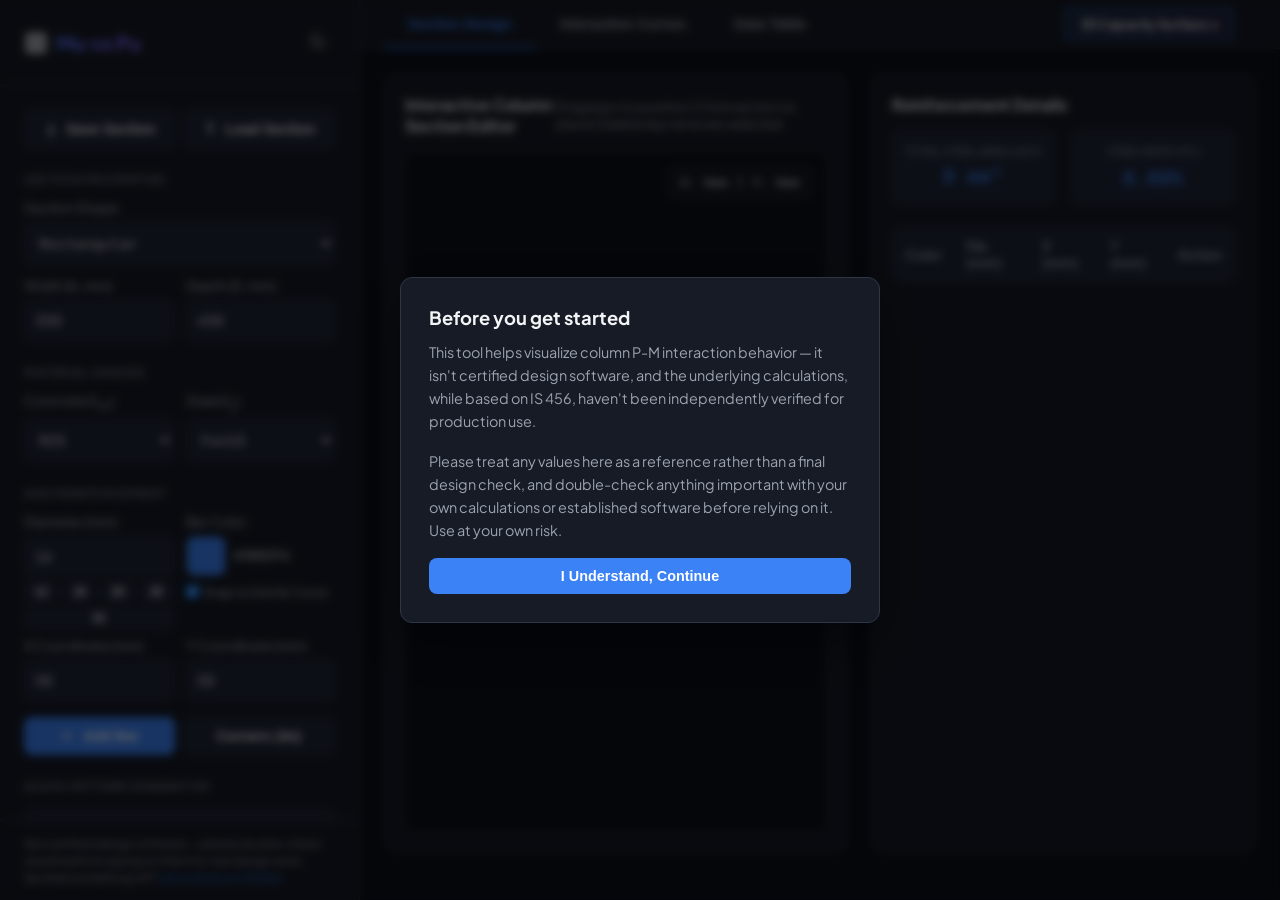
<file: index.html>
<!DOCTYPE html>
<html lang="en">

<head>
    <meta charset="UTF-8">
    <meta name="viewport" content="width=device-width, initial-scale=1.0">
    <meta name="description" content="Interactive 3D Column Biaxial Interaction Diagram (P-M Surface) calculator and visualization software for reinforced concrete column design based on IS 456 standards.">
    <meta name="keywords" content="Mu vs Pu, Column Interaction Diagram, Biaxial Bending, Concrete Column Design, IS 456, Structural Engineering, P-M Curve, 3D Capacity Surface">
    <meta name="author" content="Mu vs Pu Team">
    <meta name="robots" content="index, follow">
    
    <!-- Open Graph / Facebook -->
    <meta property="og:type" content="website">
    <meta property="og:title" content="Mu vs Pu - Advanced Column Interaction Diagram">
    <meta property="og:description" content="Interactive 3D Biaxial Column Interaction Diagram (P-M Surface) calculator and visualization software based on IS 456 standards.">

    <!-- Twitter -->
    <meta name="twitter:card" content="summary">
    <meta name="twitter:title" content="Mu vs Pu - Advanced Column Interaction Diagram">
    <meta name="twitter:description" content="Interactive 3D Biaxial Column Interaction Diagram (P-M Surface) calculator and visualization software based on IS 456 standards.">

    <title>Mu vs Pu - Advanced Column Interaction Diagram</title>
    <!-- Plotly Library -->
    <script src="https://cdn.plot.ly/plotly-3.6.0.min.js" charset="utf-8"></script>
    <!-- Google Fonts -->
    <link rel="preconnect" href="https://fonts.googleapis.com">
    <link rel="preconnect" href="https://fonts.gstatic.com" crossorigin>
    <link href="https://fonts.googleapis.com/css2?family=Plus+Jakarta+Sans:wght@300;400;500;600;700;800&family=JetBrains+Mono:wght@400;500&display=swap" rel="stylesheet">
    
    <!-- Link to split CSS styles -->
    <link rel="stylesheet" href="./css/styles.css">
</head>

<body>

    <!-- DISCLAIMER GATE: must be acknowledged before the app becomes usable -->
    <div id="disclaimerOverlay" class="disclaimer-overlay">
        <div class="disclaimer-card">
            <div class="disclaimer-title">Before you get started</div>
            <p>
                This tool helps visualize column P-M interaction behavior — it isn't certified design software,
                and the underlying calculations, while based on IS 456, haven't been independently verified for
                production use.
            </p>
            <p>
                Please treat any values here as a reference rather than a final design check, and double-check
                anything important with your own calculations or established software before relying on it.
                Use at your own risk.
            </p>
            <button class="btn btn-primary" onclick="acknowledgeDisclaimer()">I Understand, Continue</button>
        </div>
    </div>

    <!-- SIDEBAR FOR INPUTS -->
    <div class="sidebar">
        <div class="sidebar-header">
            <h1>
                <svg width="24" height="24" viewBox="0 0 24 24" fill="none" stroke="currentColor" stroke-width="2.5" stroke-linecap="round" stroke-linejoin="round">
                    <rect x="3" y="3" width="18" height="18" rx="2" ry="2"></rect>
                    <line x1="9" y1="3" x2="9" y2="21"></line>
                    <line x1="15" y1="3" x2="15" y2="21"></line>
                    <line x1="3" y1="9" x2="21" y2="9"></line>
                    <line x1="3" y1="15" x2="21" y2="15"></line>
                </svg>
                Mu vs Pu
            </h1>
            <button class="theme-toggle" onclick="toggleTheme()" title="Toggle Theme">
                <svg id="themeIcon" width="18" height="18" viewBox="0 0 24 24" fill="none" stroke="currentColor" stroke-width="2">
                    <path d="M21 12.79A9 9 0 1 1 11.21 3 7 7 0 0 0 21 12.79z"></path>
                </svg>
            </button>
        </div>

        <div class="sidebar-content">
            <!-- Section Save/Load -->
            <div style="display: flex; gap: 0.5rem; margin-bottom: 1.5rem;">
                <button class="btn btn-secondary" onclick="saveSection()" style="flex: 1;">
                    <svg width="14" height="14" viewBox="0 0 24 24" fill="none" stroke="currentColor" stroke-width="2.5"><path d="M12 3v12"></path><path d="m7 10 5 5 5-5"></path><path d="M5 21h14"></path></svg>
                    Save Section
                </button>
                <button class="btn btn-secondary" onclick="document.getElementById('sectionFileInput').click()" style="flex: 1;">
                    <svg width="14" height="14" viewBox="0 0 24 24" fill="none" stroke="currentColor" stroke-width="2.5"><path d="M12 21V9"></path><path d="m7 14 5-5 5 5"></path><path d="M5 3h14"></path></svg>
                    Load Section
                </button>
                <input type="file" id="sectionFileInput" accept=".json,application/json" style="display: none;" onchange="loadSection(event)">
            </div>

            <!-- Section Properties -->
            <div class="section-title">Section Properties</div>
            <div class="input-group" style="margin-bottom: 0.75rem;">
                <label for="shapeType">Section Shape</label>
                <select id="shapeType" onchange="toggleShapeInputs()">
                    <option value="rectangular" selected>Rectangular</option>
                    <option value="circular">Circular</option>
                </select>
            </div>
            <div class="input-group">
                <div class="input-row">
                    <div id="widthInputContainer">
                        <label for="maxX">Width (b, mm)</label>
                        <input type="number" value="350" id="maxX" oninput="debouncedUpdate()">
                    </div>
                    <div>
                        <label for="maxY" id="depthLabel">Depth (D, mm)</label>
                        <input type="number" value="450" id="maxY" oninput="debouncedUpdate()">
                    </div>
                </div>
            </div>

            <!-- Material Grade Properties -->
            <div class="section-title">Material Grades</div>
            <div class="input-group">
                <div class="input-row">
                    <div>
                        <label for="fck">Concrete (f<sub>ck</sub>)</label>
                        <select id="fck" onchange="debouncedUpdate()">
                            <option value="20">M20</option>
                            <option value="25" selected>M25</option>
                            <option value="30">M30</option>
                            <option value="35">M35</option>
                            <option value="40">M40</option>
                            <option value="50">M50</option>
                        </select>
                    </div>
                    <div>
                        <label for="fy">Steel (f<sub>y</sub>)</label>
                        <select id="fy" onchange="debouncedUpdate()">
                            <option value="Fe250">Fe250</option>
                            <option value="Fe415" selected>Fe415</option>
                            <option value="Fe500">Fe500</option>
                            <option value="Fe550">Fe550</option>
                        </select>
                    </div>
                </div>
            </div>

            <!-- Single Rebar Input -->
            <div class="section-title">Add Reinforcement</div>
            <div class="input-group" style="margin-bottom: 0.5rem;">
                <div class="input-row">
                    <div>
                        <label for="dia">Diameter (mm)</label>
                        <input type="number" value="16" id="dia" style="margin-bottom: 0.25rem;">
                        <div class="dia-presets" style="display: flex; gap: 0.25rem; flex-wrap: wrap;">
                            <button class="btn btn-secondary" style="padding: 0.2rem; font-size: 0.75rem; width: auto; flex: 1; min-width: 28px;" onclick="setDia(12); return false;">12</button>
                            <button class="btn btn-secondary" style="padding: 0.2rem; font-size: 0.75rem; width: auto; flex: 1; min-width: 28px;" onclick="setDia(16); return false;">16</button>
                            <button class="btn btn-secondary" style="padding: 0.2rem; font-size: 0.75rem; width: auto; flex: 1; min-width: 28px;" onclick="setDia(20); return false;">20</button>
                            <button class="btn btn-secondary" style="padding: 0.2rem; font-size: 0.75rem; width: auto; flex: 1; min-width: 28px;" onclick="setDia(25); return false;">25</button>
                            <button class="btn btn-secondary" style="padding: 0.2rem; font-size: 0.75rem; width: auto; flex: 1; min-width: 28px;" onclick="setDia(32); return false;">32</button>
                        </div>
                    </div>
                    <div>
                        <label for="color">Bar Color</label>
                        <div class="color-picker-wrapper">
                            <input id="color" value="#3b82f6" type="color">
                            <span id="colorHex" style="font-size: 0.8rem; font-family: var(--font-mono)">#3B82F6</span>
                        </div>
                        <div style="margin-top: 0.5rem; display: flex; align-items: center; gap: 0.25rem;">
                            <input type="checkbox" id="enableSnapping" checked style="width: auto; cursor: pointer;">
                            <label for="enableSnapping" style="margin-bottom: 0; font-size: 0.8rem; cursor: pointer; user-select: none;">Snap to Grid & Cover</label>
                        </div>
                    </div>
                </div>
            </div>
            <div class="input-group">
                <div class="input-row">
                    <div>
                        <label for="rebarX">X Coordinate (mm)</label>
                        <input type="number" value="50" id="rebarX">
                    </div>
                    <div>
                        <label for="rebarY">Y Coordinate (mm)</label>
                        <input type="number" value="50" id="rebarY">
                    </div>
                </div>
            </div>
            <div style="display: flex; gap: 0.5rem; margin-bottom: 1.5rem;">
                <button class="btn btn-primary" onclick="addSingleRebar(); return false;" style="flex: 1;">
                    <svg width="16" height="16" viewBox="0 0 24 24" fill="none" stroke="currentColor" stroke-width="2.5"><line x1="12" y1="5" x2="12" y2="19"></line><line x1="5" y1="12" x2="19" y2="12"></line></svg>
                    Add Bar
                </button>
                <button class="btn btn-secondary" onclick="addFourCornerBars(); return false;" title="Quick add 4 corner bars using cover" style="flex: 1;">
                    Corners (4x)
                </button>
            </div>

            <!-- Pattern Generator -->
            <div class="section-title">Quick Pattern Generator</div>
            <div class="pattern-generator">
                <div class="input-group" style="margin-bottom: 0;">
                    <label for="cover">Clear Cover (mm)</label>
                    <input type="number" value="40" id="cover">
                </div>
                <div class="input-row" id="rectPatternContainer">
                    <div>
                        <label for="numX">Bars in X face</label>
                        <input type="number" value="3" id="numX">
                    </div>
                    <div>
                        <label for="numY">Bars in Y face</label>
                        <input type="number" value="3" id="numY">
                    </div>
                </div>
                <div class="input-group" id="circPatternContainer" style="display: none; margin-bottom: 0;">
                    <label for="numCirc">Total Number of Bars</label>
                    <input type="number" value="8" id="numCirc">
                    <p style="font-size: 0.75rem; color: var(--text-secondary); margin-top: 0.25rem;">
                        Placed at equal angular spacing θ = 360° / N
                    </p>
                </div>
                <div style="margin-top: 0.5rem; display: flex; align-items: center; gap: 0.25rem;">
                    <input type="checkbox" id="appendPattern" style="width: auto; cursor: pointer;">
                    <label for="appendPattern" style="margin-bottom: 0; font-size: 0.8rem; cursor: pointer; user-select: none;">Append to existing bars</label>
                </div>
                <button class="btn btn-secondary" onclick="generatePerimeterPattern()">
                    Generate Pattern
                </button>
            </div>

            <button class="btn btn-secondary" onclick="clearAllRebars()" style="margin-top: 1.5rem; color: var(--danger-color); border-color: rgba(239, 68, 68, 0.2);">
                Clear Reinforcement
            </button>

            <!-- Design Point Verification -->
            <div class="section-title" style="margin-top: 1.5rem;">Design Check</div>
            <div class="design-check-bar">
                <div class="input-group">
                    <label for="checkPu">Design Pu (kN)</label>
                    <input type="number" id="checkPu" placeholder="e.g. 800">
                </div>
                <div class="input-group">
                    <label for="checkMu">Design Mu (kNm)</label>
                    <input type="number" id="checkMu" placeholder="e.g. 120">
                </div>
                <div class="input-group" id="checkAxisGroup">
                    <label for="checkAxis">Bending Axis</label>
                    <select id="checkAxis">
                        <option value="x">X-axis (D / maxY)</option>
                        <option value="y">Y-axis (b / maxX)</option>
                    </select>
                </div>
                <button class="btn btn-primary" onclick="checkDesignPoint()">Check Point</button>
                <div id="checkResult" class="check-result-badge">Enter Pu &amp; Mu to verify</div>
            </div>
        </div>

        <div class="sidebar-footer">
            Not certified design software — please double-check results before relying on them for real design work.
            <br>
            Spotted something off? <a href="https://github.com/swas02/Mu-vs-Pu/issues" target="_blank" rel="noopener noreferrer">Let us know on GitHub</a>.
        </div>
    </div>

    <!-- MAIN DASHBOARD CONTENT -->
    <div class="main-container">
        <!-- Tabs Header with navigation link to 3D surface -->
        <div class="tabs-header" style="justify-content: space-between; align-items: center; display: flex;">
            <div style="display: flex;">
                <button class="tab-btn active" onclick="switchTab('designTab')">Section Design</button>
                <button class="tab-btn" onclick="switchTab('diagramTab')">Interaction Curves</button>
                <button class="tab-btn" onclick="switchTab('tableTab')">Data Table</button>
            </div>
            <a href="./advance.html" onclick="cacheSectionToLocalStorage()" class="btn btn-secondary" style="width: auto; padding: 0.4rem 0.8rem; font-size: 0.8rem; height: fit-content; text-decoration: none; margin-right: 1.5rem; background: linear-gradient(135deg, rgba(59, 130, 246, 0.1), rgba(139, 92, 246, 0.1)); border: 1px solid var(--accent-color); color: var(--text-primary); transition: all 0.2s;">
                <span style="font-weight: 700;">3D Capacity Surface ↗</span>
            </a>
        </div>

        <!-- TAB 1: DESIGN & EDITOR -->
        <div id="designTab" class="tab-content active">
            <div class="editor-grid">
                <!-- Left panel: Canvas editor -->
                <div class="card">
                    <div class="card-header">
                        <div class="card-title">Interactive Column Section Editor</div>
                        <div style="font-size: 0.85rem; color: var(--text-secondary)">
                            Drag bars to position | Click section to place | Delete key removes selected
                        </div>
                    </div>
                    <div class="canvas-container">
                        <svg id="sectionSvg" viewBox="0 0 400 400">
                            <!-- SVG contents will be drawn dynamically -->
                        </svg>
                        <div class="hover-info" id="svgHoverInfo">X: 0mm | Y: 0mm</div>
                    </div>
                </div>

                <!-- Right panel: Rebar details and stats summary -->
                <div class="card" style="overflow-y: auto;">
                    <div class="card-header">
                        <div class="card-title">Reinforcement Details</div>
                    </div>
                    <div class="stats-grid">
                        <div class="stat-card">
                            <div class="stat-label">Total Steel Area (Ast)</div>
                            <div class="stat-value" id="statAst">0 mm²</div>
                        </div>
                        <div class="stat-card">
                            <div class="stat-label">Steel Ratio (p<sub>t</sub>)</div>
                            <div class="stat-value" id="statRatio">0.00%</div>
                        </div>
                    </div>
                    <div class="rebar-list-container">
                        <table class="rebar-table">
                            <thead>
                                <tr>
                                    <th>Color</th>
                                    <th>Dia (mm)</th>
                                    <th>X (mm)</th>
                                    <th>Y (mm)</th>
                                    <th>Action</th>
                                </tr>
                            </thead>
                            <tbody id="rebarTableBody">
                                <!-- Rebars will be listed here dynamically -->
                            </tbody>
                        </table>
                    </div>
                </div>
            </div>
        </div>

        <!-- TAB 2: DIAGRAMS AND ANALYSIS -->
        <div id="diagramTab" class="tab-content">
            <div class="diagrams-grid">
                <!-- Left: Mu vs Pu plot -->
                <div class="card">
                    <div class="card-header">
                        <div class="card-title">Mu vs Pu Interaction Curve</div>
                        <button class="btn btn-primary generate-diagram-btn" onclick="generateDiagram()" style="width: auto; padding: 0.5rem 1rem;">Generate Diagram</button>
                    </div>
                    <div class="diagram-status-banner"></div>
                    <div id="plotlyPlot" style="width: 100%; flex: 1; min-height: 0;"></div>
                </div>

                <!-- Right: Strain & Stress distribution diagram at NA position -->
                <div class="card">
                    <div class="card-header">
                        <div class="card-title">Cross Section Strain & Stress Profiles</div>
                        <div style="font-size: 0.85rem; color: var(--text-secondary)">
                            Corresponding to current neutral axis position
                        </div>
                    </div>
                    <div class="stats-grid" style="margin-bottom: 0.5rem;">
                        <div class="stat-card">
                            <div class="stat-label">Neutral Axis (Xu)</div>
                            <div class="stat-value" id="profileXu">- mm</div>
                        </div>
                        <div class="stat-card">
                            <div class="stat-label">Axial Load (Pu)</div>
                            <div class="stat-value" id="profilePu">- kN</div>
                        </div>
                        <div class="stat-card">
                            <div class="stat-label">Moment (Mu)</div>
                            <div class="stat-value" id="profileMu">- kNm</div>
                        </div>
                    </div>
                    <div class="profiles-container">
                        <div id="strainProfilePlot" class="profile-plot"></div>
                        <div id="stressProfilePlot" class="profile-plot"></div>
                    </div>
                </div>
            </div>
        </div>

        <!-- TAB 3: DATA TABLE -->
        <div id="tableTab" class="tab-content">
            <div class="card" style="flex: 1; min-height: 450px;">
                <div class="card-header">
                    <div class="card-title">Interaction Curve Data Points</div>
                    <div style="display: flex; gap: 0.5rem; align-items: center;">
                        <select id="tableAxis" onchange="updateDataTable()" style="width: auto;">
                            <option value="x">Bending about X-axis (D / maxY)</option>
                            <option value="y">Bending about Y-axis (b / maxX)</option>
                        </select>
                        <button class="btn btn-primary generate-diagram-btn" onclick="generateDiagram()" style="width: auto; padding: 0.5rem 1rem;">Generate Diagram</button>
                        <button class="btn btn-secondary" onclick="exportToCSV()" style="width: auto; padding: 0.5rem 1rem;">
                            Export CSV
                        </button>
                    </div>
                </div>
                <div class="diagram-status-banner"></div>
                <div style="overflow: auto; flex: 1;">
                    <table class="rebar-table" id="dataPointsTable">
                        <thead>
                            <tr>
                                <th>Xu/d Ratio</th>
                                <th>Neutral Axis Xu (mm)</th>
                                <th>Axial Force Pu (kN)</th>
                                <th>Bending Moment Mu (kNm)</th>
                                <th>Eccentricity e (mm)</th>
                            </tr>
                        </thead>
                        <tbody id="dataPointsTableBody">
                            <!-- Calculated curve values go here -->
                        </tbody>
                    </table>
                </div>
            </div>
        </div>
    </div>

    <!-- Script references - order is critical -->
    <script src="./js/state.js"></script>
    <script src="./js/materials.js"></script>
    <script src="./js/geometry.js"></script>
    <script src="./js/interaction-diagram.js"></script>
    <script src="./js/plot-2d.js"></script>
    <script src="./js/section-editor.js"></script>
</body>

</html>
</file>
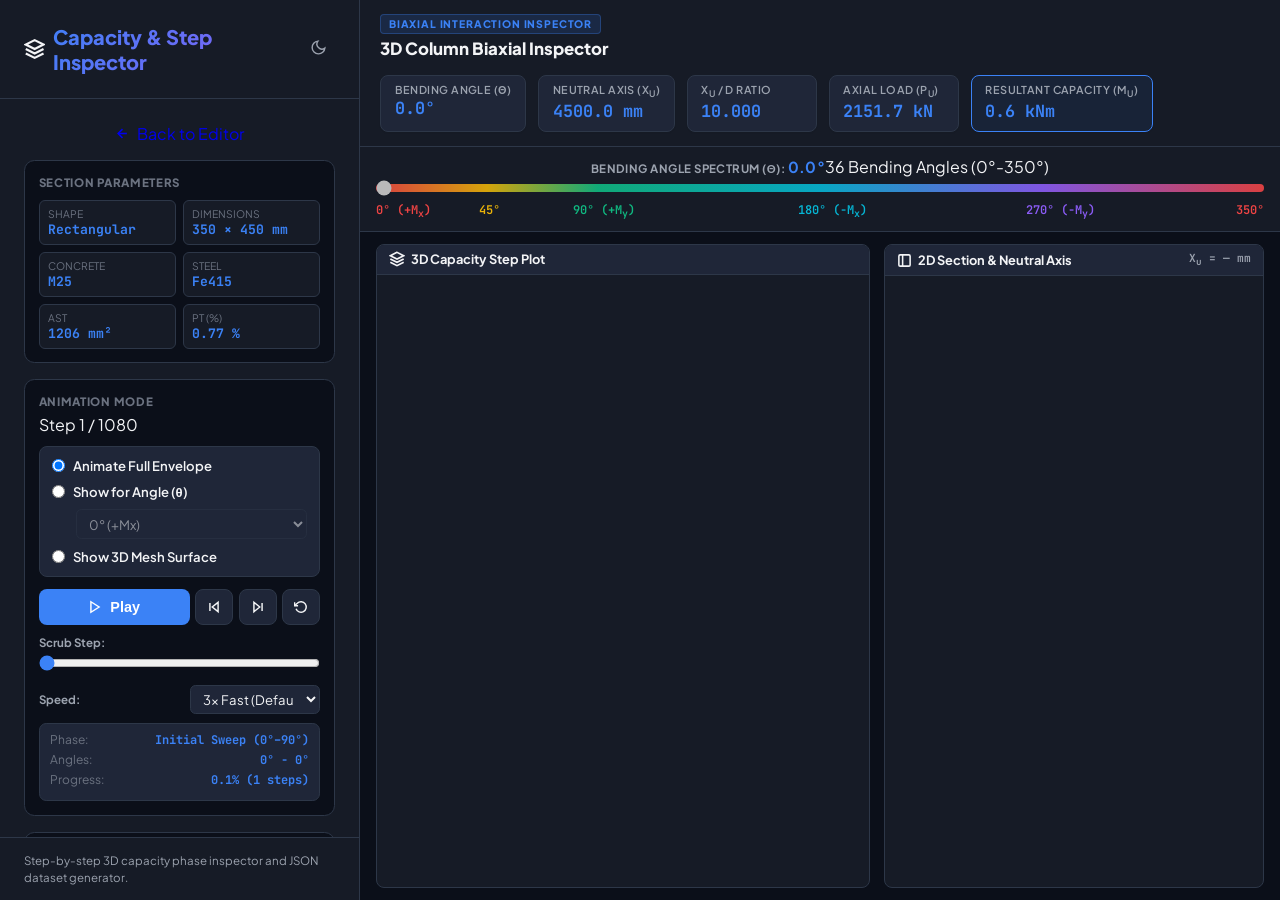
<file: advance.html>
<!DOCTYPE html>
<html lang="en">
<head>
    <meta charset="UTF-8">
    <meta name="viewport" content="width=device-width, initial-scale=1.0">
    <meta name="description" content="Step-by-step 3D Section Capacity & Phase Inspector for Biaxial Concrete Column Interaction Surfaces (IS 456). Inspect neutral axis depth, strain profiles, and demand-to-capacity ratios.">
    <meta name="keywords" content="Mu vs Pu, Step Inspector, 3D Capacity Surface, Neutral Axis, Demand Load Inspection, IS 456, Structural Engineering">
    <meta name="author" content="Mu vs Pu Team">
    <meta name="robots" content="index, follow">

    <!-- Open Graph / Facebook -->
    <meta property="og:type" content="website">
    <meta property="og:title" content="Mu vs Pu - Section Capacity & Step Inspector">
    <meta property="og:description" content="Step-by-step 3D Section Capacity & Phase Inspector for Biaxial Concrete Column Interaction Surfaces based on IS 456 standards.">

    <!-- Twitter -->
    <meta name="twitter:card" content="summary">
    <meta name="twitter:title" content="Mu vs Pu - Section Capacity & Step Inspector">
    <meta name="twitter:description" content="Step-by-step 3D Section Capacity & Phase Inspector for Biaxial Concrete Column Interaction Surfaces based on IS 456 standards.">
    <title>Mu vs Pu - Section Capacity & Step Inspector</title>
    <script src="https://cdn.plot.ly/plotly-3.6.0.min.js" charset="utf-8"></script>
    <link rel="preconnect" href="https://fonts.googleapis.com">
    <link rel="preconnect" href="https://fonts.gstatic.com" crossorigin>
    <link href="https://fonts.googleapis.com/css2?family=Plus+Jakarta+Sans:wght@300;400;500;600;700;800&family=JetBrains+Mono:wght@400;500&display=swap" rel="stylesheet">
    <link rel="stylesheet" href="./css/styles.css">

    <style>
        .preset-btn-grid {
            display: grid;
            grid-template-columns: 1fr 1fr;
            gap: 0.4rem;
            margin-top: 0.5rem;
        }
        .step-input-row {
            display: grid;
            grid-template-columns: 1fr 1fr;
            gap: 0.5rem;
            margin-bottom: 0.5rem;
        }
        .json-box {
            background: var(--bg-secondary);
            border: 1px solid var(--border-color);
            border-radius: 0.65rem;
            padding: 0.85rem;
            font-family: var(--font-mono);
            font-size: 0.78rem;
            line-height: 1.45;
            color: var(--text-primary);
            overflow: auto;
            max-height: 180px;
            white-space: pre-wrap;
            word-break: break-all;
            box-shadow: inset 0 2px 4px rgba(0, 0, 0, 0.1);
        }
        .phase-badge-box {
            background: var(--bg-tertiary);
            border: 1px solid var(--border-color);
            border-radius: 0.45rem;
            padding: 0.5rem 0.65rem;
            margin-top: 0.6rem;
            font-size: 0.75rem;
        }
        .phase-row {
            display: flex;
            justify-content: space-between;
            margin-bottom: 0.25rem;
        }
        .phase-label { color: var(--text-muted); }
        .phase-val { font-weight: 700; color: var(--accent-color); font-family: var(--font-mono); }
    </style>
</head>

<body>
<div class="sidebar">
    <div class="sidebar-header">
        <h1>
            <svg width="22" height="22" viewBox="0 0 24 24" fill="none" stroke="currentColor" stroke-width="2.5">
                <polygon points="12 2 2 7 12 12 22 7 12 2"></polygon>
                <polyline points="2 17 12 22 22 17"></polyline>
                <polyline points="2 12 12 17 22 12"></polyline>
            </svg>
            Capacity & Step Inspector
        </h1>
        <button class="theme-toggle" onclick="toggleTheme()" title="Toggle theme">
            <svg id="themeIcon" width="17" height="17" viewBox="0 0 24 24" fill="none" stroke="currentColor" stroke-width="2">
                <path d="M21 12.79A9 9 0 1 1 11.21 3 7 7 0 0 0 21 12.79z"></path>
            </svg>
        </button>
    </div>

    <div class="sidebar-content">
        <a href="./index.html" class="btn btn-secondary back-nav-btn">
            <svg width="15" height="15" viewBox="0 0 24 24" fill="none" stroke="currentColor" stroke-width="2.5"><line x1="19" y1="12" x2="5" y2="12"></line><polyline points="12 19 5 12 12 5"></polyline></svg>
            Back to Editor
        </a>

        <!-- Section Details Card -->
        <div class="sidebar-card">
            <div class="card-mini-header">
                <span class="card-mini-title">Section Parameters</span>
            </div>
            <div class="meta-grid">
                <div class="meta-item"><span class="meta-lbl">Shape</span><span id="metaShape" class="meta-val">—</span></div>
                <div class="meta-item"><span class="meta-lbl">Dimensions</span><span id="metaDims" class="meta-val">—</span></div>
                <div class="meta-item"><span class="meta-lbl">Concrete</span><span id="metaConcrete" class="meta-val">—</span></div>
                <div class="meta-item"><span class="meta-lbl">Steel</span><span id="metaSteel" class="meta-val">—</span></div>
                <div class="meta-item"><span class="meta-lbl">Ast</span><span id="metaAst" class="meta-val">—</span></div>
                <div class="meta-item"><span class="meta-lbl">pt (%)</span><span id="metaPt" class="meta-val">—</span></div>
            </div>
        </div>

        <!-- Step Phase & Animation Controller Card -->
        <div class="sidebar-card">
            <div class="card-mini-header" style="flex-direction:column; align-items:flex-start; gap:0.25rem;">
                <span class="card-mini-title">Animation Mode</span>
                <span id="animStepBadge" class="tag-chip" style="margin-top:0.1rem;">Step 1 / 1080</span>
            </div>

            <!-- Radio Button Mode Selection (3 Radio Buttons) -->
            <div class="radio-mode-group" style="display:flex; flex-direction:column; gap:0.55rem; margin:0.6rem 0 0.8rem 0; background:var(--bg-tertiary); padding:0.65rem 0.75rem; border-radius:0.5rem; border:1px solid var(--border-color);">
                <label style="display:flex; align-items:center; gap:0.5rem; font-size:0.82rem; font-weight:600; cursor:pointer;">
                    <input type="radio" name="plotterMode" value="full" checked onchange="onPlotterModeChange()">
                    Animate Full Envelope
                </label>

                <label style="display:flex; align-items:center; gap:0.5rem; font-size:0.82rem; font-weight:600; cursor:pointer;">
                    <input type="radio" name="plotterMode" value="angle" onchange="onPlotterModeChange()">
                    Show for Angle (θ)
                </label>

                <div id="thetaSelectWrap" style="margin-left:1.55rem; opacity:0.5; pointer-events:none; transition:opacity 0.2s ease;">
                    <select id="thetaAngleSelect" class="clean-select" style="width:100%; padding:0.3rem 0.5rem;" onchange="onThetaAngleSelectChange()">
                    </select>
                </div>

                <label style="display:flex; align-items:center; gap:0.5rem; font-size:0.82rem; font-weight:600; cursor:pointer;">
                    <input type="radio" name="plotterMode" value="mesh" onchange="onPlotterModeChange()">
                    Show 3D Mesh Surface
                </label>
            </div>

            <!-- Animation Playback Controls -->
            <div style="display:flex; gap:0.35rem; margin-bottom:0.6rem;">
                <button id="animPlayPauseBtn" class="btn btn-primary" onclick="togglePlayPauseAnimation()" style="flex:1;">
                    <svg width="14" height="14" viewBox="0 0 24 24" fill="none" stroke="currentColor" stroke-width="2.5"><polygon points="5 3 19 12 5 21 5 3"></polygon></svg> Play
                </button>
                <button class="btn btn-secondary" onclick="stepBackwardAnimation()" title="Step Backward" style="width:38px; padding:0; display:flex; align-items:center; justify-content:center;">
                    <svg width="14" height="14" viewBox="0 0 24 24" fill="none" stroke="currentColor" stroke-width="2.5"><polygon points="19 20 9 12 19 4 19 20"></polygon><line x1="5" y1="19" x2="5" y2="5"></line></svg>
                </button>
                <button class="btn btn-secondary" onclick="stepForwardAnimation()" title="Step Forward" style="width:38px; padding:0; display:flex; align-items:center; justify-content:center;">
                    <svg width="14" height="14" viewBox="0 0 24 24" fill="none" stroke="currentColor" stroke-width="2.5"><polygon points="5 4 15 12 5 20 5 4"></polygon><line x1="19" y1="5" x2="19" y2="19"></line></svg>
                </button>
                <button class="btn btn-secondary" onclick="resetStepAnimation()" title="Reset" style="width:38px; padding:0; display:flex; align-items:center; justify-content:center;">
                    <svg width="14" height="14" viewBox="0 0 24 24" fill="none" stroke="currentColor" stroke-width="2.5"><polyline points="1 4 1 10 7 10"></polyline><path d="M3.51 15a9 9 0 1 0 2.13-9.36L1 10"></path></svg>
                </button>
            </div>

            <!-- Scrubber Slider -->
            <div style="margin-bottom:0.6rem;">
                <label class="select-label">Scrub Step:</label>
                <input type="range" id="animStepSlider" min="1" max="1080" value="1" oninput="jumpToStep(this.value)" style="width:100%; accent-color:var(--accent-color);">
            </div>

            <!-- Speed Control -->
            <div style="display:flex; justify-content:space-between; align-items:center; margin-bottom:0.6rem;">
                <label class="select-label" style="margin:0;">Speed:</label>
                <select class="clean-select" style="width:130px; padding:0.25rem 0.5rem;" onchange="setAnimationSpeed(this.value)">
                    <option value="0.5">0.5x Slow</option>
                    <option value="1">1x Normal</option>
                    <option value="2">2x Rapid</option>
                    <option value="3" selected>3x Fast (Default)</option>
                </select>
            </div>

            <div class="phase-badge-box">
                <div class="phase-row"><span class="phase-label">Phase:</span><span class="phase-val" id="phaseNameVal">—</span></div>
                <div class="phase-row"><span class="phase-label">Angles:</span><span class="phase-val" id="phaseAngleVal">—</span></div>
                <div class="phase-row"><span class="phase-label">Progress:</span><span class="phase-val" id="phaseProgressVal">—</span></div>
            </div>
        </div>

        <!-- Industry Demand Load Inspection Card (ETABS / spColumn Style) -->
        <div class="sidebar-card">
            <div class="card-mini-header">
                <span class="card-mini-title">Demand Load Inspection</span>
                <span id="dcStatusBadge" class="tag-chip" style="background:var(--bg-tertiary); color:var(--text-secondary); border:1px solid var(--border-color);">D/C: —</span>
            </div>
            <div style="display:flex; flex-direction:column; gap:0.4rem; margin-top:0.4rem;">
                <div style="display:flex; gap:0.35rem;">
                    <div style="flex:1;">
                        <label class="select-label">P<sub>u</sub> (kN):</label>
                        <input type="number" id="demandPuInput" placeholder="e.g. 500" class="clean-select" style="width:100%; padding:0.25rem 0.4rem;" oninput="onDemandInputChange()">
                    </div>
                    <div style="flex:1;">
                        <label class="select-label">M<sub>ux</sub> (kNm):</label>
                        <input type="number" id="demandMuxInput" placeholder="e.g. 100" class="clean-select" style="width:100%; padding:0.25rem 0.4rem;" oninput="onDemandInputChange()">
                    </div>
                    <div style="flex:1;">
                        <label class="select-label">M<sub>uy</sub> (kNm):</label>
                        <input type="number" id="demandMuyInput" placeholder="e.g. 50" class="clean-select" style="width:100%; padding:0.25rem 0.4rem;" oninput="onDemandInputChange()">
                    </div>
                </div>

                <div class="phase-badge-box" style="margin-top:0.3rem;">
                    <div class="phase-row"><span class="phase-label">Demand M<sub>u</sub>:</span><span class="phase-val" id="demandMuVal">—</span></div>
                    <div class="phase-row"><span class="phase-label">Capacity M<sub>u</sub>:</span><span class="phase-val" id="capacityMuVal">—</span></div>
                    <div class="phase-row"><span class="phase-label">D/C Ratio:</span><span class="phase-val" id="dcRatioVal" style="font-weight:700; color:var(--text-secondary);">—</span></div>
                </div>

                <button class="btn btn-secondary" onclick="clearDemandInputs()" style="width:100%; margin-top:0.35rem; padding:0.25rem 0.5rem; font-size:0.78rem; display:flex; align-items:center; justify-content:center; gap:0.3rem;">
                    <svg width="12" height="12" viewBox="0 0 24 24" fill="none" stroke="currentColor" stroke-width="2.5"><polyline points="3 6 5 6 21 6"></polyline><path d="M19 6v14a2 2 0 0 1-2 2H7a2 2 0 0 1-2-2V6m3 0V4a2 2 0 0 1 2-2h4a2 2 0 0 1 2 2v2"></path></svg>
                    Clear Demand Loads
                </button>
            </div>
        </div>

        <!-- Actions Card -->
        <div class="sidebar-card">
            <div class="card-mini-header">
                <span class="card-mini-title">Actions</span>
            </div>
            <button class="btn btn-secondary" onclick="document.getElementById('sectionFileInput').click()" style="margin-bottom:0.5rem;">
                <svg width="13" height="13" viewBox="0 0 24 24" fill="none" stroke="currentColor" stroke-width="2.5"><path d="M12 21V9"></path><path d="m7 14 5-5 5 5"></path><path d="M5 3h14"></path></svg>
                Load Section JSON
            </button>
            <input type="file" id="sectionFileInput" accept=".json" style="display:none;" onchange="loadSection(event)">

            <button class="btn btn-secondary" onclick="downloadJSON()">
                <svg width="13" height="13" viewBox="0 0 24 24" fill="none" stroke="currentColor" stroke-width="2.5"><path d="M21 15v4a2 2 0 0 1-2 2H5a2 2 0 0 1-2-2v-4"></path><polyline points="7 10 12 15 17 10"></polyline><line x1="12" y1="15" x2="12" y2="3"></line></svg>
                Download JSON File
            </button>
        </div>
    </div>

    <div class="sidebar-footer">
        Step-by-step 3D capacity phase inspector and JSON dataset generator.
    </div>
</div>

<div class="main-container">
    <!-- Top Concept & HUD Banner -->
    <div class="hud-header">
        <div class="hud-title-wrap">
            <div class="hud-badge">Biaxial Interaction Inspector</div>
            <h2 class="hud-main-title">3D Column Biaxial Inspector</h2>
        </div>
        <div class="hud-metrics">
            <div class="hud-card">
                <span class="hud-label">Bending Angle (θ)</span>
                <span class="hud-val" id="hudTheta">0.0°</span>
            </div>
            <div class="hud-card">
                <span class="hud-label">Neutral Axis (X<sub>u</sub>)</span>
                <span class="hud-val" id="hudXu">—</span>
            </div>
            <div class="hud-card">
                <span class="hud-label">X<sub>u</sub> / d Ratio</span>
                <span class="hud-val" id="hudXud">—</span>
            </div>
            <div class="hud-card">
                <span class="hud-label">Axial Load (P<sub>u</sub>)</span>
                <span class="hud-val" id="hudPu">—</span>
            </div>
            <div class="hud-card highlight">
                <span class="hud-label">Resultant Capacity (M<sub>u</sub>)</span>
                <span class="hud-val" id="hudMu">—</span>
            </div>
        </div>
    </div>

    <!-- Surface Color Scale & Interactive Angle Slider -->
    <div class="color-legend-bar" style="display:flex; flex-direction:column; gap:0.4rem; padding:0.6rem 1rem;">
        <div style="display:flex; justify-content:space-between; align-items:center;">
            <span class="legend-title">Bending Angle Spectrum (θ): <strong id="angleSpectrumVal" style="color:var(--accent-color); font-size:0.95rem;">0.0°</strong></span>
            <span class="tag-chip" id="angleSpectrumChip">36 Bending Angles (0°-350°)</span>
        </div>
        
        <input type="range" id="angleSpectrumSlider" min="0" max="350" step="10" value="0" disabled style="width:100%; height:8px; border-radius:4px; appearance:none; -webkit-appearance:none; background:linear-gradient(to right, #ef4444 0%, #eab308 12.5%, #10b981 25%, #06b6d4 50%, #8b5cf6 75%, #ef4444 100%); pointer-events:none; opacity:0.9;">

        <div class="spectrum-labels" style="position:relative; width:100%; height:1.2rem; margin-top:0.25rem; font-size:0.75rem; font-weight:600;">
            <span style="position:absolute; left:0%; transform:translateX(0%); color:#ef4444;">0° (+M<sub>x</sub>)</span>
            <span style="position:absolute; left:12.8%; transform:translateX(-50%); color:#eab308;">45°</span>
            <span style="position:absolute; left:25.7%; transform:translateX(-50%); color:#10b981;">90° (+M<sub>y</sub>)</span>
            <span style="position:absolute; left:51.4%; transform:translateX(-50%); color:#06b6d4;">180° (-M<sub>x</sub>)</span>
            <span style="position:absolute; left:77.1%; transform:translateX(-50%); color:#8b5cf6;">270° (-M<sub>y</sub>)</span>
            <span style="position:absolute; right:0%; color:#ef4444;">350°</span>
        </div>
    </div>

    <div style="flex:1; padding:0.75rem 1rem; overflow:hidden; display:flex; flex-direction:column; gap:0.75rem;">
        <!-- Plots Row (Full Height) -->
        <div style="flex:1; display:flex; gap:0.85rem; min-height:0; width:100%;">
            <!-- 3D Surface Viewport -->
            <div class="viewport-box" style="flex:1.3;">
                <div class="box-header">
                    <div class="box-title">
                        <svg width="16" height="16" viewBox="0 0 24 24" fill="none" stroke="currentColor" stroke-width="2.5"><polygon points="12 2 2 7 12 12 22 7 12 2"></polygon><polyline points="2 17 12 22 22 17"></polyline><polyline points="2 12 12 17 22 12"></polyline></svg>
                        3D Capacity Step Plot
                    </div>
                </div>
                <div id="plotlyPlot3D" style="flex:1; width:100%; height:100%; min-height:0;"></div>
            </div>

            <!-- 2D Section Viewport -->
            <div class="viewport-box" style="flex:1;">
                <div class="box-header">
                    <div class="box-title">
                        <svg width="15" height="15" viewBox="0 0 24 24" fill="none" stroke="currentColor" stroke-width="2.5"><rect x="3" y="3" width="18" height="18" rx="2" ry="2"></rect><line x1="9" y1="3" x2="9" y2="21"></line></svg>
                        2D Section & Neutral Axis
                    </div>
                    <span class="box-tag" id="naDepthTag">X<sub>u</sub> = — mm</span>
                </div>
                <div id="plotlyPlot2D" style="flex:1; width:100%; height:100%; min-height:0;"></div>
            </div>
        </div>
    </div>
</div>

<script src="./js/state.js"></script>
<script src="./js/materials.js"></script>
<script src="./js/geometry.js"></script>
<script src="./js/interaction-diagram.js"></script>
<script src="./js/plot-3d.js"></script>
<script src="./js/section-editor.js"></script>

<script>
let currentPhaseInfo = null;

const _origApply = applySection;
applySection = function(data) {
    _origApply(data);
    updateMetaLabels();
    runPlotSteps(1, 1);
};

function updateMetaLabels() {
    document.getElementById('metaShape').textContent =
        sectionType.charAt(0).toUpperCase() + sectionType.slice(1);
    document.getElementById('metaDims').textContent =
        sectionType === 'circular' ? `D = ${maxY} mm` : `${maxX} × ${maxY} mm`;
    document.getElementById('metaConcrete').textContent = `M${fck}`;
    document.getElementById('metaSteel').textContent     = fy;

    const Asc = circles.reduce((s,e) => s + Math.PI/4*e.dia*e.dia, 0);
    const Ag  = sectionType === 'circular' ? Math.PI/4*maxY*maxY : maxX*maxY;
    document.getElementById('metaAst').textContent = `${Math.round(Asc)} mm²`;
    document.getElementById('metaPt').textContent  = `${(Asc/Ag*100).toFixed(2)} %`;
}

function initThetaDropdown() {
    const sel = document.getElementById('thetaAngleSelect');
    if (!sel) return;
    sel.innerHTML = '';
    for (let a = 0; a <= 36; a++) {
        const deg = a * 10;
        const opt = document.createElement('option');
        opt.value = deg;
        opt.textContent = `${deg}° ${deg === 0 || deg === 360 ? '(+Mx)' : deg === 90 ? '(+My)' : deg === 180 ? '(-Mx)' : deg === 270 ? '(-My)' : ''}`;
        sel.appendChild(opt);
    }
}

function onDemandInputChange() {
    const rawPu = document.getElementById('demandPuInput').value.trim();
    const rawMux = document.getElementById('demandMuxInput').value.trim();
    const rawMuy = document.getElementById('demandMuyInput').value.trim();

    const dcEl = document.getElementById('dcRatioVal');
    const badgeEl = document.getElementById('dcStatusBadge');

    if (rawPu === '' && rawMux === '' && rawMuy === '') {
        activeDemandPoint = null;
        document.getElementById('demandMuVal').textContent = '—';
        document.getElementById('capacityMuVal').textContent = '—';
        dcEl.textContent = '—';
        dcEl.style.color = 'var(--text-secondary)';
        badgeEl.textContent = 'D/C: —';
        badgeEl.style.background = 'var(--bg-tertiary)';
        badgeEl.style.color = 'var(--text-secondary)';
        badgeEl.style.borderColor = 'var(--border-color)';

        const modeEl = document.querySelector('input[name="plotterMode"]:checked');
        const mode = modeEl ? modeEl.value : 'full';
        if (mode === 'mesh') {
            if (typeof plot3DMeshSurface === 'function') plot3DMeshSurface();
        } else {
            if (typeof plot3DSteps === 'function') plot3DSteps(activeRangeStart, currentAnimStep);
        }
        return;
    }

    const puD = parseFloat(rawPu) || 0;
    const muxD = parseFloat(rawMux) || 0;
    const muyD = parseFloat(rawMuy) || 0;

    if (typeof checkDemandLoadPoint !== 'function') return;
    const res = checkDemandLoadPoint(puD, muxD, muyD);
    if (!res) return;

    document.getElementById('demandMuVal').textContent = `${res.muD.toFixed(1)} kNm`;
    document.getElementById('capacityMuVal').textContent = `${res.muCap.toFixed(1)} kNm`;

    if (res.isSafe) {
        dcEl.textContent = `${res.dcRatio.toFixed(2)} (PASS)`;
        dcEl.style.color = '#10b981';
        badgeEl.textContent = `D/C: ${res.dcRatio.toFixed(2)} PASS`;
        badgeEl.style.background = '#10b98122';
        badgeEl.style.color = '#10b981';
        badgeEl.style.borderColor = '#10b98144';
    } else {
        dcEl.textContent = `${res.dcRatio.toFixed(2)} (FAIL)`;
        dcEl.style.color = '#ef4444';
        badgeEl.textContent = `D/C: ${res.dcRatio.toFixed(2)} FAIL`;
        badgeEl.style.background = '#ef444422';
        badgeEl.style.color = '#ef4444';
        badgeEl.style.borderColor = '#ef444444';
    }

    // Refresh 3D plot to render the live Demand Point marker
    const modeEl = document.querySelector('input[name="plotterMode"]:checked');
    const mode = modeEl ? modeEl.value : 'full';
    if (mode === 'mesh') {
        if (typeof plot3DMeshSurface === 'function') plot3DMeshSurface();
    } else {
        if (typeof plot3DSteps === 'function') plot3DSteps(activeRangeStart, currentAnimStep);
    }
}

function clearDemandInputs() {
    document.getElementById('demandPuInput').value = '';
    document.getElementById('demandMuxInput').value = '';
    document.getElementById('demandMuyInput').value = '';
    onDemandInputChange();
}

function onPlotterModeChange() {
    const modeEl = document.querySelector('input[name="plotterMode"]:checked');
    if (!modeEl) return;
    const mode = modeEl.value;
    const wrap = document.getElementById('thetaSelectWrap');
    if (mode === 'angle') {
        if (wrap) {
            wrap.style.opacity = '1';
            wrap.style.pointerEvents = 'auto';
        }
        onThetaAngleSelectChange();
    } else if (mode === 'mesh') {
        if (wrap) {
            wrap.style.opacity = '0.5';
            wrap.style.pointerEvents = 'none';
        }
        if (typeof pauseStepAnimation === 'function') pauseStepAnimation();
        if (typeof plot3DMeshSurface === 'function') plot3DMeshSurface();
    } else {
        if (wrap) {
            wrap.style.opacity = '0.5';
            wrap.style.pointerEvents = 'none';
        }
        const all = typeof getAllAnimationSteps === 'function' ? getAllAnimationSteps() : [];
        const total = all.length || 1080;
        if (typeof setAnimationRange === 'function') setAnimationRange(1, total);
        currentAnimStep = 1;
        runPlotSteps(1, 1);
    }
}
function onAngleSpectrumSliderInput(degStr) {
    const angleDeg = parseInt(degStr) || 0;
    const valLabel = document.getElementById('angleSpectrumVal');
    if (valLabel) valLabel.textContent = `${angleDeg.toFixed(1)}°`;

    const radioAngle = document.querySelector('input[name="plotterMode"][value="angle"]');
    if (radioAngle && !radioAngle.checked) {
        radioAngle.checked = true;
        const wrap = document.getElementById('thetaSelectWrap');
        if (wrap) {
            wrap.style.opacity = '1';
            wrap.style.pointerEvents = 'auto';
        }
    }
    const sel = document.getElementById('thetaAngleSelect');
    if (sel) {
        sel.value = angleDeg;
        onThetaAngleSelectChange();
    }
}

function onThetaAngleSelectChange() {
    const sel = document.getElementById('thetaAngleSelect');
    if (!sel) return;
    const angleDeg = parseInt(sel.value) || 0;
    const allSteps = getAllAnimationSteps();
    const stepsPerAngle = Math.round(allSteps.length / 36) || 30;
    const aIdx = (angleDeg % 360) / 10;
    const startStep = aIdx * stepsPerAngle + 1;
    const endStep = (aIdx + 1) * stepsPerAngle;
    
    if (typeof pauseStepAnimation === 'function') pauseStepAnimation();
    if (typeof setAnimationRange === 'function') setAnimationRange(startStep, endStep);
    currentAnimStep = startStep;
    runPlotSteps(startStep, startStep);
}

function runPlotSteps(startStep, endStep) {
    if (typeof plot3DSteps !== 'function') return;

    if (endStep === null) {
        const all = getAllAnimationSteps();
        endStep = all.length;
    }

    currentPhaseInfo = plot3DSteps(startStep, endStep);

    if (currentPhaseInfo && !currentPhaseInfo.error) {
        document.getElementById('phaseNameVal').textContent = currentPhaseInfo.phaseName;
        document.getElementById('phaseAngleVal').textContent = `${currentPhaseInfo.startAngleDeg}° - ${currentPhaseInfo.endAngleDeg}°`;
        document.getElementById('phaseProgressVal').textContent = `${currentPhaseInfo.progressPct}% (${currentPhaseInfo.count} steps)`;
    }
}

function copyJSONToClipboard() {
    if (!currentPhaseInfo) return;
    const text = JSON.stringify(currentPhaseInfo, null, 2);
    navigator.clipboard.writeText(text).then(() => {
        alert('JSON copied to clipboard!');
    });
}

function downloadJSON() {
    if (!currentPhaseInfo) return;
    const dataStr = "data:text/json;charset=utf-8," + encodeURIComponent(JSON.stringify(currentPhaseInfo, null, 2));
    const dlAnchorElem = document.createElement('a');
    dlAnchorElem.setAttribute("href", dataStr);
    dlAnchorElem.setAttribute("download", `step_range_${currentPhaseInfo.startStep}_to_${currentPhaseInfo.endStep}.json`);
    dlAnchorElem.click();
}

function toggleTheme() {
    document.body.classList.toggle('light-theme');
}

window.onload = function() {
    if (typeof loadCachedSectionFromLocalStorage === 'function') {
        loadCachedSectionFromLocalStorage();
    }
    updateMetaLabels();
    initThetaDropdown();
    onDemandInputChange();
    onPlotterModeChange();
};
</script>
</body>
</html>
</file>
<file: css/styles.css>
:root {
            --bg-primary: #0b0f19;
            --bg-secondary: #161b26;
            --bg-tertiary: #1f2638;
            --accent-color: #3b82f6;
            --accent-hover: #2563eb;
            --text-primary: #f3f4f6;
            --text-secondary: #9ca3af;
            --text-muted: #6b7280;
            --border-color: #2d3748;
            --success-color: #10b981;
            --danger-color: #ef4444;
            --font-main: 'Plus Jakarta Sans', sans-serif;
            --font-mono: 'JetBrains Mono', monospace;
        }

        .light-theme {
            --bg-primary: #f8fafc;
            --bg-secondary: #ffffff;
            --bg-tertiary: #f1f5f9;
            --accent-color: #2563eb;
            --accent-hover: #1d4ed8;
            --text-primary: #0f172a;
            --text-secondary: #475569;
            --text-muted: #94a3b8;
            --border-color: #e2e8f0;
            --success-color: #059669;
            --danger-color: #dc2626;
        }

        * {
            box-sizing: border-box;
            margin: 0;
            padding: 0;
            transition: background-color 0.2s, border-color 0.2s;
        }

        body {
            font-family: var(--font-main);
            background-color: var(--bg-primary);
            color: var(--text-primary);
            display: flex;
            height: 100vh;
            overflow: hidden;
        }

        /* Sidebar styling */
        .disclaimer-overlay {
            position: fixed;
            inset: 0;
            z-index: 9999;
            background: rgba(0, 0, 0, 0.6);
            backdrop-filter: blur(4px);
            display: flex;
            align-items: center;
            justify-content: center;
            padding: 1.5rem;
        }

        .disclaimer-card {
            background-color: var(--bg-secondary);
            border: 1px solid var(--border-color);
            border-radius: 0.75rem;
            max-width: 480px;
            width: 100%;
            padding: 1.75rem;
            box-shadow: 0 20px 50px rgba(0, 0, 0, 0.4);
        }

        .disclaimer-title {
            font-size: 1.15rem;
            font-weight: 700;
            color: var(--text-primary);
            margin-bottom: 0.75rem;
        }

        .disclaimer-card p {
            font-size: 0.9rem;
            line-height: 1.6;
            color: var(--text-secondary);
            margin-bottom: 1rem;
        }

        .disclaimer-card button.btn {
            margin-top: 0.25rem;
        }

        .sidebar {
            width: 360px;
            background-color: var(--bg-secondary);
            border-right: 1px solid var(--border-color);
            display: flex;
            flex-direction: column;
            height: 100%;
            flex-shrink: 0;
            z-index: 10;
        }

        .sidebar-header {
            padding: 1.5rem;
            border-bottom: 1px solid var(--border-color);
            display: flex;
            align-items: center;
            justify-content: space-between;
        }

        .sidebar-header h1 {
            font-size: 1.25rem;
            font-weight: 800;
            background: linear-gradient(135deg, var(--accent-color), #8b5cf6);
            -webkit-background-clip: text;
            -webkit-text-fill-color: transparent;
            display: flex;
            align-items: center;
            gap: 0.5rem;
        }

        .theme-toggle {
            background: none;
            border: none;
            cursor: pointer;
            color: var(--text-secondary);
            padding: 0.5rem;
            border-radius: 0.375rem;
        }

        .theme-toggle:hover {
            background-color: var(--bg-tertiary);
            color: var(--text-primary);
        }

        .sidebar-content {
            flex: 1;
            overflow-y: auto;
            padding: 1.5rem;
        }

        .sidebar-footer {
            flex-shrink: 0;
            padding: 0.85rem 1.5rem;
            border-top: 1px solid var(--border-color);
            font-size: 0.72rem;
            line-height: 1.5;
            color: var(--text-secondary);
        }

        .sidebar-footer a {
            color: var(--accent-color);
            text-decoration: none;
        }

        .sidebar-footer a:hover {
            text-decoration: underline;
        }

        .section-title {
            font-size: 0.75rem;
            text-transform: uppercase;
            letter-spacing: 0.05em;
            color: var(--text-muted);
            margin: 1.5rem 0 0.75rem 0;
            font-weight: 700;
        }

        .section-title:first-of-type {
            margin-top: 0;
        }

        .input-group {
            margin-bottom: 1rem;
        }

        .input-group label {
            display: block;
            font-size: 0.85rem;
            color: var(--text-secondary);
            margin-bottom: 0.375rem;
            font-weight: 500;
        }

        .input-row {
            display: grid;
            grid-template-columns: 1fr 1fr;
            gap: 0.75rem;
        }

        input[type="number"], select, input[type="text"] {
            width: 100%;
            padding: 0.625rem;
            background-color: var(--bg-tertiary);
            border: 1px solid var(--border-color);
            border-radius: 0.5rem;
            color: var(--text-primary);
            font-family: var(--font-mono);
            font-size: 0.9rem;
            outline: none;
        }

        input[type="number"]:focus, select:focus {
            border-color: var(--accent-color);
            box-shadow: 0 0 0 2px rgba(59, 130, 246, 0.2);
        }

        .color-picker-wrapper {
            display: flex;
            gap: 0.5rem;
            align-items: center;
        }

        input[type="color"] {
            -webkit-appearance: none;
            border: none;
            width: 2.5rem;
            height: 2.5rem;
            border-radius: 0.5rem;
            cursor: pointer;
            background: none;
        }

        input[type="color"]::-webkit-color-swatch-wrapper {
            padding: 0;
        }

        input[type="color"]::-webkit-color-swatch {
            border: 1px solid var(--border-color);
            border-radius: 0.5rem;
        }

        button.btn {
            width: 100%;
            padding: 0.625rem;
            border-radius: 0.5rem;
            font-weight: 600;
            font-size: 0.9rem;
            cursor: pointer;
            border: none;
            display: flex;
            align-items: center;
            justify-content: center;
            gap: 0.5rem;
        }

        button.btn-primary {
            background-color: var(--accent-color);
            color: white;
        }

        button.btn-primary:hover {
            background-color: var(--accent-hover);
        }

        button.btn-secondary {
            background-color: var(--bg-tertiary);
            color: var(--text-primary);
            border: 1px solid var(--border-color);
        }

        button.btn-secondary:hover {
            background-color: var(--border-color);
        }

        /* Main Area layout */
        .main-container {
            flex: 1;
            display: flex;
            flex-direction: column;
            height: 100%;
            overflow: hidden;
        }

        .tabs-header {
            display: flex;
            background-color: var(--bg-secondary);
            border-bottom: 1px solid var(--border-color);
            padding: 0 1.5rem;
        }

        .tab-btn {
            padding: 1rem 1.5rem;
            background: none;
            border: none;
            color: var(--text-secondary);
            font-weight: 600;
            font-size: 0.9rem;
            cursor: pointer;
            position: relative;
        }

        .tab-btn.active {
            color: var(--accent-color);
        }

        .tab-btn.active::after {
            content: '';
            position: absolute;
            bottom: -1px;
            left: 0;
            right: 0;
            height: 2px;
            background-color: var(--accent-color);
        }

        .tab-content {
            flex: 1;
            overflow-y: auto;
            padding: 1.5rem;
            display: none;
        }

        .tab-content.active {
            display: flex;
            flex-direction: column;
            gap: 1.5rem;
        }

        /* Editor layout split */
        .editor-grid {
            display: grid;
            grid-template-columns: 1.2fr 1fr;
            gap: 1.5rem;
            height: calc(100vh - 120px);
        }

        @media (max-width: 1024px) {
            .editor-grid {
                grid-template-columns: 1fr;
                height: auto;
                overflow-y: auto;
            }
        }

        .card {
            background-color: var(--bg-secondary);
            border: 1px solid var(--border-color);
            border-radius: 0.75rem;
            padding: 1.25rem;
            display: flex;
            flex-direction: column;
            position: relative;
        }

        .card-header {
            display: flex;
            justify-content: space-between;
            align-items: center;
            margin-bottom: 1rem;
        }

        .card-title {
            font-size: 1rem;
            font-weight: 700;
            color: var(--text-primary);
        }

        /* Canvas visualizer styles */
        .canvas-container {
            position: relative;
            flex: 1;
            min-height: 400px;
            background-color: var(--bg-primary);
            border-radius: 0.5rem;
            border: 1px dashed var(--border-color);
            display: flex;
            align-items: center;
            justify-content: center;
            overflow: hidden;
        }

        #sectionSvg {
            width: 100%;
            height: 100%;
            max-height: 480px;
        }

        /* Tooltip and floating info */
        .hover-info {
            position: absolute;
            top: 0.75rem;
            right: 0.75rem;
            background: rgba(22, 27, 38, 0.85);
            backdrop-filter: blur(4px);
            border: 1px solid var(--border-color);
            padding: 0.5rem 0.75rem;
            border-radius: 0.375rem;
            font-size: 0.8rem;
            font-family: var(--font-mono);
            pointer-events: none;
        }

        /* Reinforcement list */
        .rebar-list-container {
            max-height: 250px;
            overflow-y: auto;
            border: 1px solid var(--border-color);
            border-radius: 0.5rem;
            margin-top: 0.5rem;
        }

        .rebar-table {
            width: 100%;
            border-collapse: collapse;
            font-size: 0.85rem;
            text-align: left;
        }

        .rebar-table th, .rebar-table td {
            padding: 0.5rem 0.75rem;
            border-bottom: 1px solid var(--border-color);
        }

        .rebar-table th {
            background-color: var(--bg-tertiary);
            color: var(--text-secondary);
            position: sticky;
            top: 0;
        }

        .rebar-table tr:hover {
            background-color: var(--bg-tertiary);
        }

        .delete-btn {
            background: none;
            border: none;
            color: var(--danger-color);
            cursor: pointer;
            font-weight: bold;
        }

        /* Diagrams tab split */
        .diagrams-grid {
            display: grid;
            grid-template-columns: 1.2fr 1fr;
            gap: 1.5rem;
            height: calc(100vh - 120px);
        }

        .diagrams-grid > .card {
            min-height: 0;
        }

        @media (max-width: 1024px) {
            .diagrams-grid {
                grid-template-columns: 1fr;
                height: auto;
            }

            .diagrams-grid > .card {
                height: calc(100vh - 200px);
                min-height: 480px;
            }
        }

        /* Profile visualizer (Strain & Stress) */
        .profiles-container {
            display: flex;
            flex-direction: row;
            justify-content: space-around;
            align-items: center;
            flex: 1;
            min-height: 0;
            background-color: var(--bg-primary);
            border-radius: 0.5rem;
            padding: 1rem;
        }

        .profile-plot {
            flex: 1;
            height: 100%;
            min-height: 0;
        }

        /* Analysis values styling */
        .stats-grid {
            display: grid;
            grid-template-columns: repeat(auto-fit, minmax(140px, 1fr));
            gap: 1rem;
            margin-bottom: 1rem;
        }

        .design-check-bar {
            display: flex;
            flex-direction: column;
            gap: 0.75rem;
        }

        .design-check-bar .input-group {
            margin-bottom: 0;
        }

        .check-result-badge {
            padding: 0.625rem 1rem;
            border-radius: 0.5rem;
            font-weight: 700;
            font-size: 0.85rem;
            line-height: 1.4;
            font-family: var(--font-mono);
            background-color: var(--bg-tertiary);
            border: 1px solid var(--border-color);
            color: var(--text-secondary);
        }

        .check-result-badge.safe {
            background-color: rgba(16, 185, 129, 0.12);
            border-color: var(--success-color);
            color: var(--success-color);
        }

        .check-result-badge.unsafe {
            background-color: rgba(239, 68, 68, 0.12);
            border-color: var(--danger-color);
            color: var(--danger-color);
        }

        .diagram-status-banner {
            font-size: 0.8rem;
            padding: 0.5rem 0.75rem;
            border-radius: 0.5rem;
            margin-bottom: 0.75rem;
        }

        .diagram-status-banner:empty {
            display: none;
        }

        .diagram-status-banner.empty {
            background-color: var(--bg-tertiary);
            color: var(--text-secondary);
            border: 1px solid var(--border-color);
        }

        .diagram-status-banner.stale {
            background-color: rgba(245, 158, 11, 0.12);
            color: #f59e0b;
            border: 1px solid #f59e0b;
        }

        .diagram-status-banner.fresh {
            display: none;
        }

        .stat-card {
            background-color: var(--bg-tertiary);
            border: 1px solid var(--border-color);
            border-radius: 0.5rem;
            padding: 0.75rem;
            text-align: center;
        }

        .stat-label {
            font-size: 0.75rem;
            color: var(--text-secondary);
            text-transform: uppercase;
        }

        .stat-value {
            font-size: 1.2rem;
            font-weight: 700;
            color: var(--accent-color);
            font-family: var(--font-mono);
            margin-top: 0.25rem;
        }

        /* Pattern Generator */
        .pattern-generator {
            display: flex;
            flex-direction: column;
            gap: 0.75rem;
            padding: 1rem;
            background-color: var(--bg-tertiary);
            border-radius: 0.5rem;
            border: 1px solid var(--border-color);
            margin-top: 1rem;
        }

        /* Scrollbar styles */
        ::-webkit-scrollbar {
            width: 6px;
            height: 6px;
        }

        ::-webkit-scrollbar-track {
            background: var(--bg-primary);
        }

        ::-webkit-scrollbar-thumb {
            background: var(--border-color);
            border-radius: 3px;
        }

        ::-webkit-scrollbar-thumb:hover {
            background: var(--text-muted);
        }

        /* ── Concept Dashboard HUD & Viewports ──────────────────────────── */
        .hud-header {
            background-color: var(--bg-secondary);
            border-bottom: 1px solid var(--border-color);
            padding: 0.85rem 1.25rem;
            display: flex;
            align-items: center;
            justify-content: space-between;
            gap: 1rem;
            flex-wrap: wrap;
            box-shadow: 0 1px 3px rgba(0, 0, 0, 0.05);
        }
        .hud-title-wrap {
            display: flex;
            flex-direction: column;
            gap: 0.2rem;
        }
        .hud-badge {
            align-self: flex-start;
            font-size: 0.65rem;
            font-weight: 800;
            text-transform: uppercase;
            letter-spacing: 0.08em;
            padding: 0.18rem 0.5rem;
            border-radius: 0.25rem;
            background: rgba(59, 130, 246, 0.15);
            color: var(--accent-color);
            border: 1px solid rgba(59, 130, 246, 0.3);
        }
        .hud-main-title {
            font-size: 1.05rem;
            font-weight: 800;
            color: var(--text-primary);
        }
        .hud-metrics {
            display: flex;
            gap: 0.75rem;
            flex-wrap: wrap;
        }
        .hud-card {
            background-color: var(--bg-tertiary);
            border: 1px solid var(--border-color);
            border-radius: 0.5rem;
            padding: 0.45rem 0.85rem;
            display: flex;
            flex-direction: column;
            min-width: 130px;
            box-shadow: 0 1px 2px rgba(0, 0, 0, 0.04);
            transition: transform 0.15s ease, border-color 0.15s ease;
        }
        .hud-card:hover {
            border-color: var(--accent-color);
        }
        .hud-card.highlight {
            border-color: var(--accent-color);
            background: rgba(59, 130, 246, 0.08);
        }
        .hud-label {
            font-size: 0.68rem;
            font-weight: 600;
            color: var(--text-secondary);
            text-transform: uppercase;
            letter-spacing: 0.04em;
        }
        .hud-val {
            font-family: var(--font-mono);
            font-size: 1.05rem;
            font-weight: 700;
            color: var(--accent-color);
            margin: 0.1rem 0;
        }
        .hud-sub {
            font-size: 0.7rem;
            color: var(--text-muted);
        }

        .angle-slicer-bar {
            background-color: var(--bg-primary);
            border-bottom: 1px solid var(--border-color);
            padding: 0.5rem 1.25rem;
            display: flex;
            align-items: center;
            gap: 0.4rem;
            overflow-x: auto;
        }
        .slicer-label {
            font-size: 0.75rem;
            font-weight: 700;
            color: var(--text-secondary);
            margin-right: 0.3rem;
            white-space: nowrap;
        }
        .angle-btn {
            background: var(--bg-secondary);
            border: 1px solid var(--border-color);
            color: var(--text-secondary);
            padding: 0.25rem 0.65rem;
            border-radius: 0.375rem;
            font-size: 0.75rem;
            font-weight: 600;
            cursor: pointer;
            white-space: nowrap;
            transition: all 0.15s ease;
        }
        .angle-btn:hover {
            border-color: var(--accent-color);
            color: var(--text-primary);
        }
        .angle-btn.active {
            background: var(--accent-color);
            border-color: var(--accent-color);
            color: #ffffff;
        }

        .color-legend-bar {
            background-color: var(--bg-secondary);
            border-bottom: 1px solid var(--border-color);
            padding: 0.45rem 1.25rem;
            display: flex;
            align-items: center;
            gap: 1rem;
            flex-wrap: wrap;
        }
        .legend-title {
            font-size: 0.72rem;
            font-weight: 700;
            color: var(--text-secondary);
            text-transform: uppercase;
            letter-spacing: 0.04em;
            white-space: nowrap;
        }
        .color-spectrum {
            flex: 1;
            display: flex;
            flex-direction: column;
            gap: 0.2rem;
            min-width: 280px;
        }
        .spectrum-gradient {
            height: 8px;
            border-radius: 4px;
            background: linear-gradient(90deg, 
                hsl(0, 90%, 60%) 0%,
                hsl(40, 90%, 60%) 12.5%,
                hsl(90, 90%, 55%) 25%,
                hsl(180, 90%, 50%) 50%,
                hsl(270, 90%, 62%) 75%,
                hsl(360, 90%, 60%) 100%
            );
            border: 1px solid var(--border-color);
        }
        .spectrum-labels {
            display: flex;
            justify-content: space-between;
            font-size: 0.68rem;
            font-weight: 700;
            font-family: var(--font-mono);
        }

        /* ── Sidebar Cards & Modern Controls ────────────────────────────── */
        .back-nav-btn {
            margin-bottom: 1rem;
            text-decoration: none;
            display: flex;
            align-items: center;
            justify-content: center;
            gap: 0.45rem;
        }
        .sidebar-card {
            background-color: var(--bg-primary);
            border: 1px solid var(--border-color);
            border-radius: 0.65rem;
            padding: 0.85rem;
            margin-bottom: 1rem;
        }
        .card-mini-header {
            display: flex;
            align-items: center;
            justify-content: space-between;
            margin-bottom: 0.65rem;
        }
        .card-mini-title {
            font-size: 0.72rem;
            font-weight: 800;
            text-transform: uppercase;
            letter-spacing: 0.06em;
            color: var(--text-muted);
        }
        .meta-grid {
            display: grid;
            grid-template-columns: 1fr 1fr;
            gap: 0.45rem;
        }
        .meta-item {
            background: var(--bg-secondary);
            border: 1px solid var(--border-color);
            border-radius: 0.375rem;
            padding: 0.35rem 0.5rem;
            display: flex;
            flex-direction: column;
        }
        .meta-lbl {
            font-size: 0.65rem;
            color: var(--text-muted);
            text-transform: uppercase;
        }
        .meta-val {
            font-family: var(--font-mono);
            font-size: 0.82rem;
            font-weight: 700;
            color: var(--accent-color);
            margin-top: 0.1rem;
        }
        /* Custom Radio Buttons */
        .radio-group {
            display: flex;
            flex-direction: column;
        }
        .custom-radio {
            display: flex;
            align-items: center;
            gap: 0.5rem;
            cursor: pointer;
            user-select: none;
        }
        .custom-radio input {
            display: none;
        }
        .radio-circle {
            width: 16px;
            height: 16px;
            border-radius: 50%;
            border: 2px solid var(--border-color);
            background: var(--bg-tertiary);
            position: relative;
            flex-shrink: 0;
            transition: border-color 0.2s, background 0.2s;
        }
        .custom-radio input:checked + .radio-circle {
            border-color: var(--accent-color);
            background: var(--accent-color);
        }
        .custom-radio input:checked + .radio-circle::after {
            content: '';
            width: 6px;
            height: 6px;
            border-radius: 50%;
            background: #ffffff;
            position: absolute;
            top: 3px;
            left: 3px;
        }
        .radio-text {
            font-size: 0.8rem;
            font-weight: 600;
            color: var(--text-secondary);
        }
        .custom-radio input:checked ~ .radio-text {
            color: var(--text-primary);
        }

        .custom-toggle {
            display: flex;
            align-items: center;
            gap: 0.55rem;
            cursor: pointer;
            user-select: none;
        }
        .custom-toggle input {
            display: none;
        }
        .toggle-track {
            width: 32px;
            height: 18px;
            background: var(--bg-tertiary);
            border: 1px solid var(--border-color);
            border-radius: 10px;
            position: relative;
            transition: background 0.2s, border-color 0.2s;
            flex-shrink: 0;
        }
        .toggle-thumb {
            width: 12px;
            height: 12px;
            background: var(--text-muted);
            border-radius: 50%;
            position: absolute;
            top: 2px;
            left: 2px;
            transition: transform 0.2s, background 0.2s;
        }
        .custom-toggle input:checked + .toggle-track {
            background: var(--accent-color);
            border-color: var(--accent-color);
        }
        .custom-toggle input:checked + .toggle-track .toggle-thumb {
            transform: translateX(14px);
            background: #ffffff;
        }
        .toggle-text {
            font-size: 0.8rem;
            font-weight: 600;
            color: var(--text-secondary);
        }
        .theta-selector-box {
            margin-top: 0.5rem;
            background: var(--bg-secondary);
            border: 1px solid var(--border-color);
            border-radius: 0.45rem;
            padding: 0.5rem;
        }
        .select-label {
            font-size: 0.72rem;
            font-weight: 700;
            color: var(--text-secondary);
            margin-bottom: 0.25rem;
            display: block;
        }
        .clean-select {
            width: 100%;
            padding: 0.35rem 0.5rem;
            background: var(--bg-tertiary);
            border: 1px solid var(--border-color);
            border-radius: 0.35rem;
            color: var(--text-primary);
            font-size: 0.82rem;
            font-family: var(--font-main);
            outline: none;
        }
        .lv-group {
            margin-bottom: 0.45rem;
        }

        .dashboard-grid {
            flex: 1;
            display: flex;
            gap: 0.85rem;
            min-height: 0;
            width: 100%;
        }
        .viewport-box {
            background: var(--bg-secondary);
            border: 1px solid var(--border-color);
            border-radius: 0.5rem;
            display: flex;
            flex-direction: column;
            overflow: hidden;
            flex: 1.3;
            min-width: 0;
        }
        .box-header {
            padding: 0.4rem 0.75rem;
            background: var(--bg-tertiary);
            border-bottom: 1px solid var(--border-color);
            display: flex;
            align-items: center;
            justify-content: space-between;
        }
        .box-title {
            font-size: 0.8rem;
            font-weight: 700;
            color: var(--text-primary);
            display: flex;
            align-items: center;
            gap: 0.4rem;
        }
        .box-tag {
            font-size: 0.7rem;
            font-weight: 600;
            font-family: var(--font-mono);
            color: var(--text-secondary);
        }
        .side-analysis-panel {
            flex: 1;
            display: flex;
            flex-direction: column;
            gap: 0.85rem;
            min-width: 0;
        }
</file>
